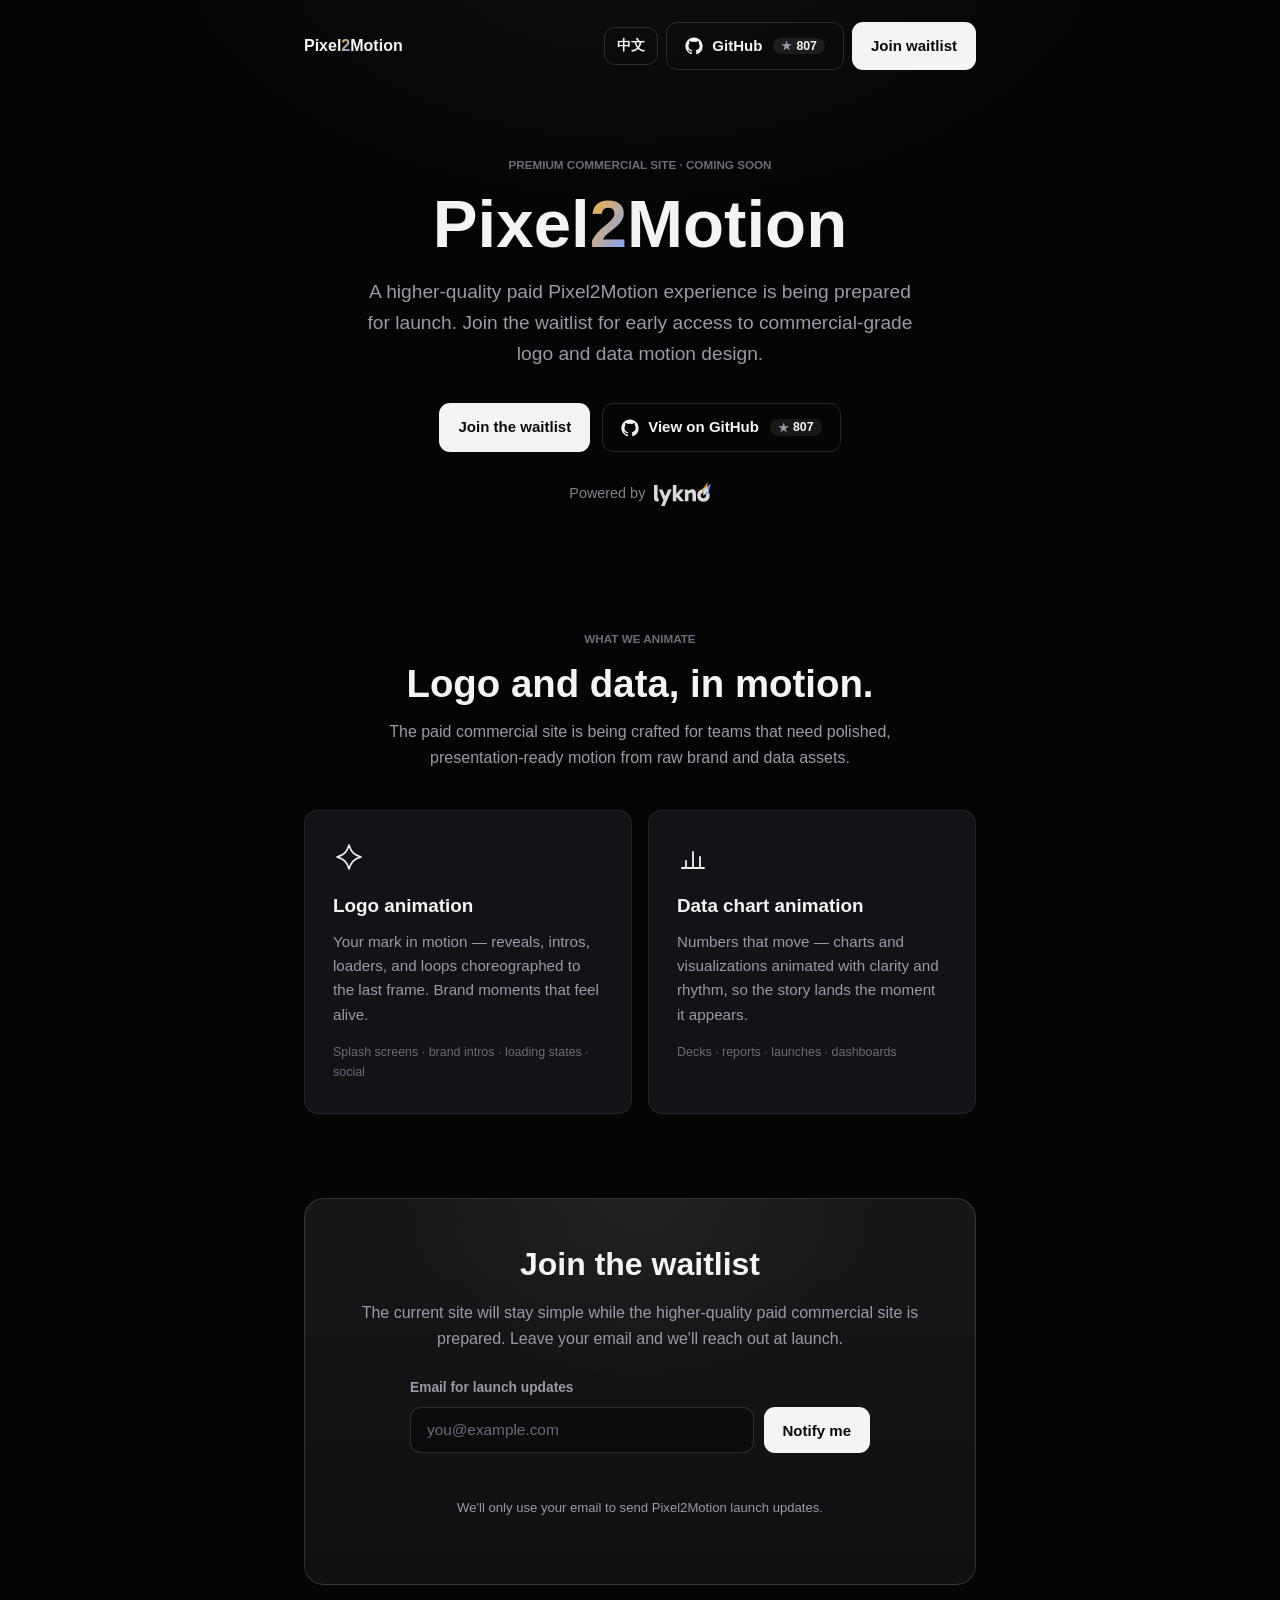
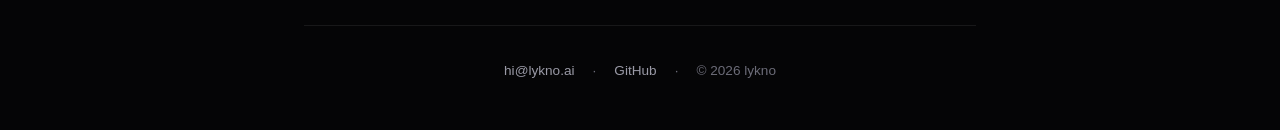
<file: docs/index.html>
<!DOCTYPE html>
<html lang="en">
<head>
  <meta charset="UTF-8" />
  <meta name="viewport" content="width=device-width, initial-scale=1.0" />
  <title>Pixel2Motion — premium commercial motion design is coming soon</title>
  <meta name="description" content="A higher-quality paid commercial Pixel2Motion site is being prepared for launch. Join the waitlist for early access to polished logo and data animation workflows." />

  <!-- Open Graph -->
  <meta property="og:title" content="Pixel2Motion — premium commercial motion design is coming soon" />
  <meta property="og:description" content="A higher-quality paid commercial Pixel2Motion site is being prepared for launch. Join the waitlist for early access." />
  <meta property="og:type" content="website" />
  <meta name="color-scheme" content="dark" />

  <link rel="icon" type="image/svg+xml" href="assets/flame.svg" />
  <link rel="stylesheet" href="assets/styles.css" />
</head>
<body>
  <a class="skip-link" href="#main-content">Skip to main content</a>
  <div class="wrap">

    <!-- ---------- Nav ---------- -->
    <nav class="nav">
      <a class="nav__brand" href="#top" aria-label="Pixel2Motion home">
        <span>Pixel<span class="grad">2</span>Motion</span>
      </a>
      <div class="nav__links">
        <button id="lang-toggle" class="btn btn--ghost lang-toggle" type="button" aria-label="Switch language">中文</button>
        <a class="btn btn--ghost" href="https://github.com/nolangz/pixel2motion" target="_blank" rel="noopener" aria-label="Star Pixel2Motion on GitHub">
          <svg viewBox="0 0 24 24" fill="currentColor" aria-hidden="true"><path d="M12 .5C5.73.5.5 5.73.5 12.02c0 5.1 3.29 9.42 7.86 10.95.58.1.79-.25.79-.56v-2c-3.2.7-3.88-1.37-3.88-1.37-.53-1.34-1.3-1.7-1.3-1.7-1.06-.72.08-.71.08-.71 1.17.08 1.78 1.2 1.78 1.2 1.04 1.78 2.73 1.27 3.4.97.1-.75.4-1.27.74-1.56-2.56-.29-5.26-1.28-5.26-5.7 0-1.26.45-2.29 1.19-3.1-.12-.29-.52-1.46.11-3.05 0 0 .97-.31 3.18 1.18a11 11 0 0 1 5.8 0c2.2-1.49 3.17-1.18 3.17-1.18.63 1.59.23 2.76.11 3.05.74.81 1.19 1.84 1.19 3.1 0 4.43-2.7 5.41-5.27 5.69.41.36.78 1.06.78 2.14v3.17c0 .31.21.67.8.56A11.53 11.53 0 0 0 23.5 12C23.5 5.73 18.27.5 12 .5Z"/></svg>
          <span class="hide-sm">GitHub</span>
          <span class="stars"><span class="stars__icon">★</span><span data-gh-stars>807</span></span>
        </a>
        <a class="btn btn--primary" href="#waitlist" data-i18n="nav.waitlist">Join waitlist</a>
      </div>
    </nav>

    <main id="main-content">
      <!-- ---------- Hero ---------- -->
      <header class="hero" id="top">
        <p class="eyebrow" data-i18n="hero.eyebrow">Premium commercial site · coming soon</p>

        <h1 class="hero__title">Pixel<span class="grad">2</span>Motion</h1>

        <p class="lead" data-i18n="hero.lead">
          A higher-quality paid Pixel2Motion experience is being prepared for launch.
          Join the waitlist for early access to commercial-grade logo and data motion design.
        </p>

        <div class="hero__cta">
          <a class="btn btn--primary" href="#waitlist" data-i18n="cta.waitlist">Join the waitlist</a>
          <a class="btn btn--ghost" href="https://github.com/nolangz/pixel2motion" target="_blank" rel="noopener">
            <svg viewBox="0 0 24 24" fill="currentColor" aria-hidden="true"><path d="M12 .5C5.73.5.5 5.73.5 12.02c0 5.1 3.29 9.42 7.86 10.95.58.1.79-.25.79-.56v-2c-3.2.7-3.88-1.37-3.88-1.37-.53-1.34-1.3-1.7-1.3-1.7-1.06-.72.08-.71.08-.71 1.17.08 1.78 1.2 1.78 1.2 1.04 1.78 2.73 1.27 3.4.97.1-.75.4-1.27.74-1.56-2.56-.29-5.26-1.28-5.26-5.7 0-1.26.45-2.29 1.19-3.1-.12-.29-.52-1.46.11-3.05 0 0 .97-.31 3.18 1.18a11 11 0 0 1 5.8 0c2.2-1.49 3.17-1.18 3.17-1.18.63 1.59.23 2.76.11 3.05.74.81 1.19 1.84 1.19 3.1 0 4.43-2.7 5.41-5.27 5.69.41.36.78 1.06.78 2.14v3.17c0 .31.21.67.8.56A11.53 11.53 0 0 0 23.5 12C23.5 5.73 18.27.5 12 .5Z"/></svg>
            <span data-i18n="cta.github">View on GitHub</span>
            <span class="stars"><span class="stars__icon">★</span><span data-gh-stars>807</span></span>
          </a>
        </div>

        <a class="powered" href="https://lykno.ai/" target="_blank" rel="noopener" aria-label="Powered by lykno — visit lykno.ai">
          <span>Powered by</span>
          <img src="assets/logo-lockup.svg" alt="lykno" />
        </a>
      </header>

      <!-- ---------- Services ---------- -->
      <section class="section" id="services" aria-label="What we animate">
        <p class="eyebrow" data-i18n="svc.eyebrow">What we animate</p>
        <h2 class="section__title" data-i18n="svc.title">Logo and data, in motion.</h2>
        <p class="section__sub" data-i18n="svc.sub">The paid commercial site is being crafted for teams that need polished, presentation-ready motion from raw brand and data assets.</p>
        <div class="services">
          <article class="service">
            <div class="service__icon" aria-hidden="true">
              <svg viewBox="0 0 32 32" fill="none" stroke="currentColor" stroke-width="1.6" stroke-linecap="round" stroke-linejoin="round"><path d="M16 4c2 7 5 10 12 12-7 2-10 5-12 12-2-7-5-10-12-12 7-2 10-5 12-12Z"/></svg>
            </div>
            <h3 data-i18n="svc.logo.title">Logo animation</h3>
            <p data-i18n="svc.logo.desc">Your mark in motion — reveals, intros, loaders, and loops choreographed to the last frame. Brand moments that feel alive.</p>
            <p class="use" data-i18n="svc.logo.use">Splash screens · brand intros · loading states · social</p>
          </article>
          <article class="service">
            <div class="service__icon" aria-hidden="true">
              <svg viewBox="0 0 32 32" fill="none" stroke="currentColor" stroke-width="1.8" stroke-linecap="round" stroke-linejoin="round"><path d="M5 27h22"/><path d="M9 27v-7"/><path d="M16 27V11"/><path d="M23 27v-11"/></svg>
            </div>
            <h3 data-i18n="svc.data.title">Data chart animation</h3>
            <p data-i18n="svc.data.desc">Numbers that move — charts and visualizations animated with clarity and rhythm, so the story lands the moment it appears.</p>
            <p class="use" data-i18n="svc.data.use">Decks · reports · launches · dashboards</p>
          </article>
        </div>
      </section>

      <!-- ---------- Waitlist ---------- -->
      <section class="waitlist" id="waitlist">
        <h2 data-i18n="wl.title">Join the waitlist</h2>
        <p data-i18n="wl.desc">The current site will stay simple while the higher-quality paid commercial site is prepared. Leave your email and we'll reach out at launch.</p>

        <form class="form" id="waitlist-form" novalidate>
          <label class="form__label" for="waitlist-email" data-i18n="wl.label">Email for launch updates</label>
          <div class="form__row">
            <input id="waitlist-email" type="email" name="email" placeholder="you@example.com" data-i18n-ph="wl.placeholder" autocomplete="email" aria-describedby="form-status" required />
            <button class="btn btn--primary" type="submit" data-i18n="wl.button">Notify me</button>
          </div>
        </form>
        <p class="form__status" id="form-status" role="status" aria-live="polite"></p>
        <p class="form__note" data-i18n="wl.note">We'll only use your email to send Pixel2Motion launch updates.</p>
      </section>
    </main>

    <!-- ---------- Footer ---------- -->
    <footer class="footer">
      <div class="footer__meta">
        <a href="mailto:hi@lykno.ai">hi@lykno.ai</a>
        <span>·</span>
        <a href="https://github.com/nolangz/pixel2motion" target="_blank" rel="noopener">GitHub</a>
        <span>·</span>
        <span>© 2026 lykno</span>
      </div>
    </footer>

  </div>

  <script src="assets/i18n.js"></script>
  <script src="assets/github-stars.js"></script>
  <script src="assets/waitlist.js"></script>
</body>
</html>
</file>
<file: docs/assets/styles.css>
/* ============================================================
   Pixel2Motion — landing page
   Black theme. Brand accents from the lykno flame:
   yellow #f4b23c, blue #83a2ff
   ============================================================ */

:root {
  --bg:        #050506;
  --bg-soft:   #0d0d10;
  --panel:     #121217;
  --border:    rgba(255, 255, 255, 0.08);
  --border-2:  rgba(255, 255, 255, 0.14);
  --text:      #f4f4f6;
  --muted:     #9a9aa6;
  --muted-2:   #6c6c78;
  --yellow:    #f4b23c;
  --blue:      #83a2ff;
  --radius:    14px;
  --maxw:      720px;
  --font: -apple-system, BlinkMacSystemFont, "Segoe UI", Roboto, Helvetica,
          Arial, "PingFang SC", "Hiragino Sans GB", "Microsoft YaHei",
          sans-serif;
}

* { box-sizing: border-box; }

html { scroll-behavior: smooth; }

body {
  margin: 0;
  font-family: var(--font);
  background: var(--bg);
  color: var(--text);
  line-height: 1.6;
  -webkit-font-smoothing: antialiased;
  text-rendering: optimizeLegibility;
  overflow-x: hidden;
}

/* Subtle neutral glow behind everything */
body::before {
  content: "";
  position: fixed;
  inset: 0;
  z-index: -1;
  background: radial-gradient(60% 50% at 50% -8%, rgba(255, 255, 255, 0.045), transparent 70%);
  pointer-events: none;
}

a { color: inherit; text-decoration: none; }

.skip-link {
  position: absolute;
  top: -100%;
  left: 16px;
  z-index: 1000;
  padding: 10px 14px;
  border-radius: 10px;
  background: var(--text);
  color: var(--bg);
  font-weight: 700;
}
.skip-link:focus {
  top: 16px;
}

.wrap {
  width: 100%;
  max-width: var(--maxw);
  margin: 0 auto;
  padding: 0 24px;
}

/* ---------- Nav ---------- */
.nav {
  display: flex;
  align-items: center;
  justify-content: space-between;
  padding: 22px 0;
}
.nav__brand {
  display: inline-flex;
  align-items: center;
  gap: 10px;
  font-weight: 600;
  letter-spacing: 0;
}
.nav__brand img { height: 26px; width: auto; display: block; }
.nav__links { display: inline-flex; align-items: center; gap: 8px; }

/* ---------- Buttons ---------- */
.btn {
  display: inline-flex;
  align-items: center;
  gap: 9px;
  padding: 11px 18px;
  border-radius: 11px;
  font-size: 0.94rem;
  font-weight: 600;
  border: 1px solid var(--border-2);
  background: rgba(255, 255, 255, 0.04);
  color: var(--text);
  cursor: pointer;
  transition: transform 0.15s ease, background 0.2s ease, border-color 0.2s ease;
  white-space: nowrap;
}
.btn:hover { background: rgba(255, 255, 255, 0.09); border-color: rgba(255,255,255,0.24); transform: translateY(-1px); }
.btn:focus-visible,
a:focus-visible,
input:focus-visible {
  outline: 3px solid rgba(255, 255, 255, 0.45);
  outline-offset: 3px;
}
.btn:active { transform: translateY(0); }
.btn svg { width: 18px; height: 18px; }

.btn--primary {
  background: var(--text);
  color: #0a0a0f;
  border-color: transparent;
  font-weight: 700;
}
.btn--primary:hover { background: #fff; }

.btn--ghost { background: transparent; }

/* compact language toggle (top-right) */
.lang-toggle {
  padding: 9px 12px;
  min-width: 52px;
  justify-content: center;
  font-size: 0.85rem;
}

/* Star count chip (lives inside GitHub buttons) */
.stars {
  display: inline-flex;
  align-items: center;
  gap: 4px;
  padding: 2px 8px;
  margin-left: 2px;
  border-radius: 999px;
  font-size: 0.82em;
  font-weight: 700;
  line-height: 1;
}
.stars__icon { font-size: 0.95em; color: var(--muted); }
.btn--ghost .stars { background: rgba(255, 255, 255, 0.08); }
.btn--primary .stars { background: rgba(0, 0, 0, 0.12); }
.btn--primary .stars__icon { color: #6c6c78; }

/* ---------- Hero ---------- */
.hero {
  text-align: center;
  padding: 64px 0 40px;
}
/* visually-hidden but accessible (SEO + screen readers) */
.sr-only {
  position: absolute;
  width: 1px; height: 1px;
  padding: 0; margin: -1px;
  overflow: hidden;
  clip: rect(0, 0, 0, 0);
  white-space: nowrap;
  border: 0;
}
.badge {
  display: inline-flex;
  align-items: center;
  gap: 8px;
  padding: 5px 13px;
  border: 1px solid var(--border);
  border-radius: 999px;
  font-size: 0.8rem;
  color: var(--muted);
  background: rgba(255, 255, 255, 0.03);
  margin-bottom: 26px;
}
.badge .dot {
  width: 7px; height: 7px; border-radius: 50%;
  background: var(--muted);
}
.hero h1 {
  font-size: clamp(2.6rem, 8vw, 4.2rem);
  line-height: 1.05;
  letter-spacing: 0;
  margin: 0 0 18px;
  font-weight: 800;
}

/* the ONLY color on the page: the "2" (the "to") in Pixel2Motion */
.grad {
  background: linear-gradient(120deg, var(--yellow) 10%, var(--blue) 90%);
  -webkit-background-clip: text;
  background-clip: text;
  color: transparent;
}
.hero p.lead {
  font-size: clamp(1.02rem, 2.2vw, 1.2rem);
  color: var(--muted);
  max-width: 560px;
  margin: 0 auto 34px;
}
.hero__cta {
  display: flex;
  gap: 12px;
  justify-content: center;
  flex-wrap: wrap;
}

/* ---------- Sections ---------- */
.eyebrow {
  text-transform: uppercase;
  letter-spacing: 0;
  font-size: 0.73rem;
  font-weight: 600;
  color: var(--muted-2);
  margin: 0 0 14px;
}
.section { margin: 84px 0; text-align: center; }
.section__title {
  font-size: clamp(1.6rem, 4.5vw, 2.4rem);
  line-height: 1.12;
  letter-spacing: 0;
  font-weight: 700;
  margin: 0 0 14px;
}
.section__sub {
  color: var(--muted);
  max-width: 540px;
  margin: 0 auto;
  font-size: 1rem;
}

/* services */
.services {
  display: grid;
  grid-template-columns: 1fr 1fr;
  gap: 16px;
  text-align: left;
  margin-top: 40px;
}
.service {
  border: 1px solid var(--border);
  background: var(--panel);
  border-radius: var(--radius);
  padding: 30px 28px;
  transition: border-color 0.2s ease, transform 0.2s ease, background 0.2s ease;
}
.service:hover { border-color: var(--border-2); transform: translateY(-2px); background: #15151b; }
.service__icon { width: 32px; height: 32px; color: var(--text); margin-bottom: 18px; }
.service__icon svg { width: 100%; height: 100%; display: block; }
.service h3 { margin: 0 0 8px; font-size: 1.18rem; letter-spacing: 0; }
.service p { margin: 0; color: var(--muted); font-size: 0.95rem; }
.service .use {
  margin-top: 16px;
  font-size: 0.78rem;
  color: var(--muted-2);
  letter-spacing: 0;
}

/* how it works */
.steps {
  list-style: none;
  padding: 0;
  margin: 40px auto 0;
  max-width: 560px;
  text-align: left;
}
.step {
  display: flex;
  gap: 20px;
  padding: 22px 4px;
  border-top: 1px solid var(--border);
}
.step:first-child { border-top: 0; }
.step__num {
  font-size: 0.9rem;
  font-weight: 700;
  color: var(--muted-2);
  font-variant-numeric: tabular-nums;
  min-width: 26px;
  padding-top: 2px;
}
.step h3 { margin: 0 0 5px; font-size: 1.05rem; letter-spacing: 0; }
.step p { margin: 0; color: var(--muted); font-size: 0.92rem; }

/* open-core trust strip */
.trust {
  border: 1px solid var(--border);
  border-radius: 20px;
  background: var(--bg-soft);
  padding: 46px 32px;
  text-align: center;
  margin: 84px 0;
}
.trust .btn { margin-top: 24px; }

/* ---------- Waitlist ---------- */
.waitlist {
  border: 1px solid var(--border-2);
  background:
    linear-gradient(180deg, rgba(255,255,255,0.04), rgba(255,255,255,0.01)),
    var(--bg-soft);
  border-radius: 20px;
  padding: 40px 32px;
  text-align: center;
  margin: 64px 0 40px;
  position: relative;
  overflow: hidden;
}
.waitlist::before {
  content: "";
  position: absolute; inset: -1px;
  background: radial-gradient(60% 80% at 50% 0%, rgba(255,255,255,0.05), transparent 60%);
  pointer-events: none;
}
.waitlist h2 {
  font-size: clamp(1.5rem, 4vw, 2rem);
  margin: 0 0 10px;
  letter-spacing: 0;
  position: relative;
}
.waitlist p { color: var(--muted); margin: 0 0 26px; position: relative; }

.form {
  display: block;
  max-width: 460px;
  margin: 0 auto;
  position: relative;
}
.form__label {
  display: block;
  margin: 0 0 8px;
  color: var(--muted);
  font-size: 0.86rem;
  font-weight: 600;
  text-align: left;
}
.form__row {
  display: flex;
  gap: 10px;
}
.form input[type="email"] {
  flex: 1;
  min-width: 0;
  padding: 13px 16px;
  border-radius: 11px;
  border: 1px solid var(--border-2);
  background: rgba(0, 0, 0, 0.35);
  color: var(--text);
  font-size: 0.96rem;
  font-family: inherit;
  outline: none;
  transition: border-color 0.2s ease, box-shadow 0.2s ease;
}
.form input[type="email"]::placeholder { color: var(--muted-2); }
.form input[type="email"]:focus {
  border-color: rgba(255, 255, 255, 0.55);
  box-shadow: 0 0 0 3px rgba(255, 255, 255, 0.10);
}
.form__note {
  margin: 14px 0 0;
  font-size: 0.82rem;
  color: var(--muted-2);
  position: relative;
}
.form__status {
  margin: 16px 0 0;
  font-size: 0.92rem;
  min-height: 1.2em;
  position: relative;
}
.form__status.ok    { color: var(--text); }
.form__status.error { color: #ff6b6b; }

/* ---------- Footer ---------- */
.footer {
  border-top: 1px solid var(--border);
  padding: 34px 0 48px;
  margin-top: 40px;
  display: flex;
  flex-direction: column;
  align-items: center;
  gap: 16px;
  text-align: center;
}
.powered {
  display: inline-flex;
  align-items: center;
  gap: 9px;
  margin-top: 30px;
  color: var(--muted);
  font-size: 0.9rem;
  opacity: 0.85;
  transition: opacity 0.2s ease;
}
.powered:hover { opacity: 1; }
.powered img { height: 24px; width: auto; display: block; }
.footer__meta {
  display: flex;
  gap: 18px;
  flex-wrap: wrap;
  justify-content: center;
  color: var(--muted-2);
  font-size: 0.85rem;
}
.footer__meta a { color: var(--muted); transition: color 0.2s ease; }
.footer__meta a:hover { color: var(--text); }

/* ---------- Responsive ---------- */
@media (max-width: 620px) {
  .nav {
    flex-direction: column;
    justify-content: center;
    gap: 12px;
  }
  .nav__links {
    justify-content: center;
    flex-wrap: wrap;
  }
  .nav__links .btn {
    padding-inline: 14px;
  }
  .services { grid-template-columns: 1fr; }
  .form__row { flex-direction: column; }
  .nav__links .btn span.hide-sm { display: none; }
  .waitlist { padding: 32px 20px; }
  .section, .trust { margin: 60px 0; }
}

@media (prefers-reduced-motion: reduce) {
  html { scroll-behavior: auto; }
  * { transition: none !important; }
}
</file>
